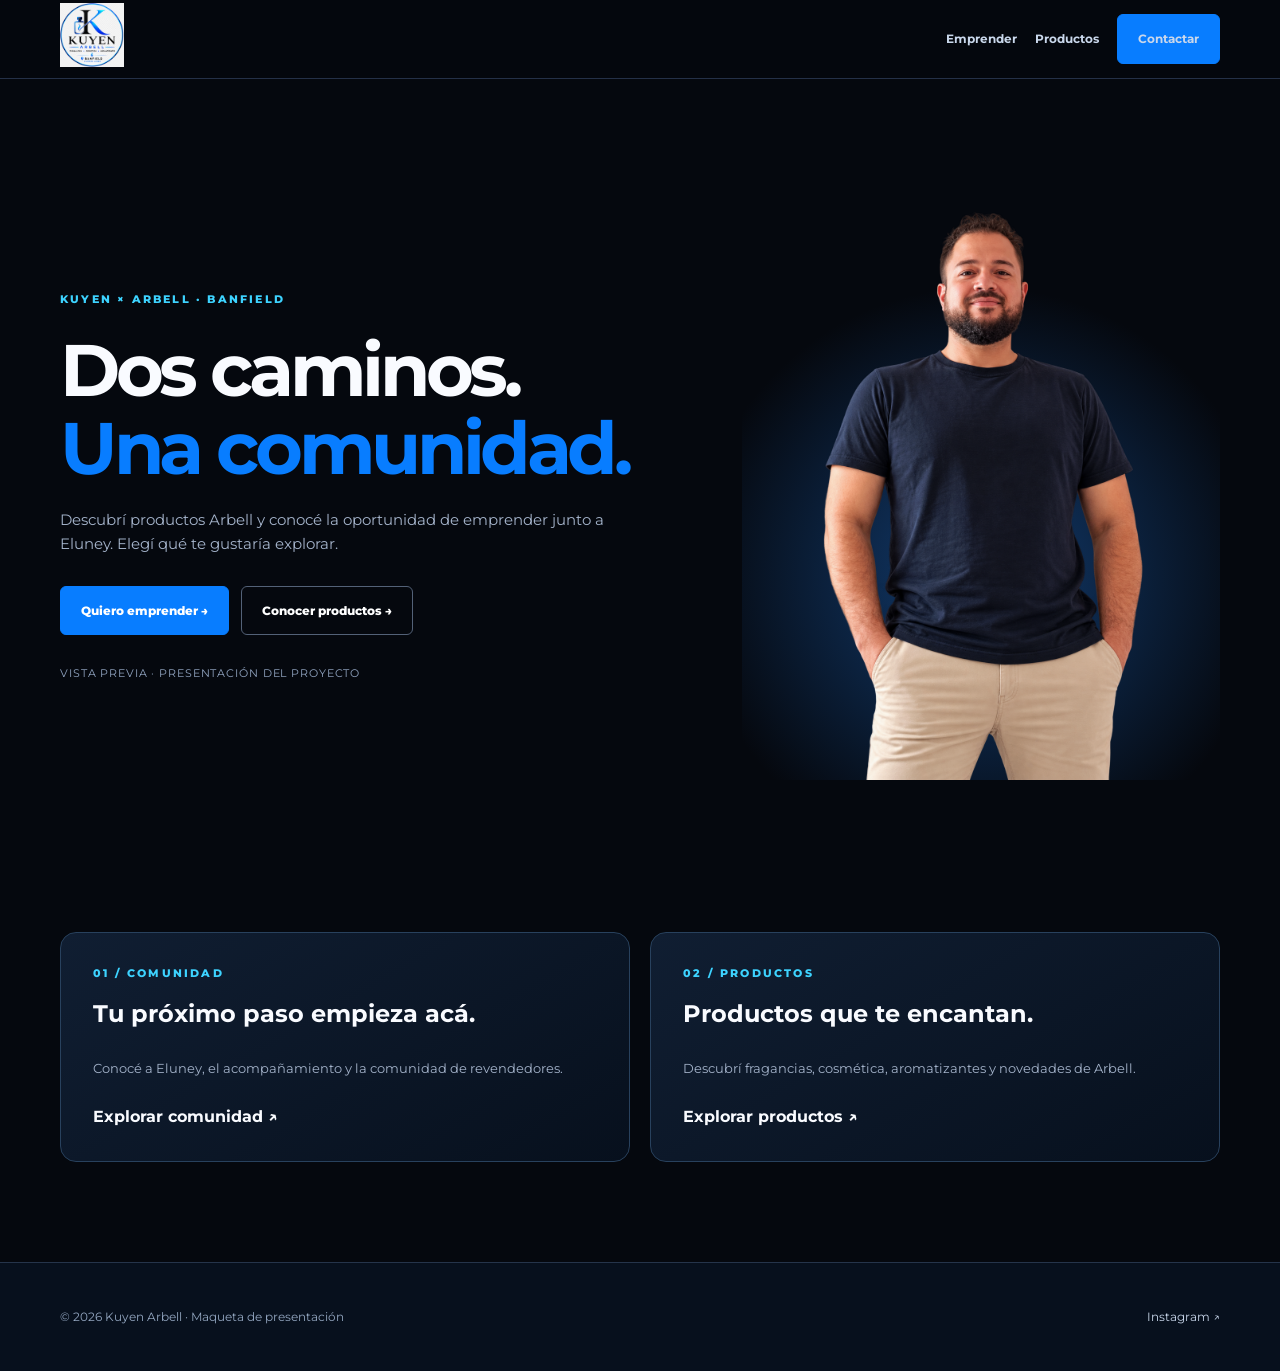
<file: kuyen-maqueta/index.html>
<!doctype html><html lang="es"><head><meta charset="utf-8"><meta name="viewport" content="width=device-width,initial-scale=1"><meta name="description" content="Kuyen Arbell: productos y comunidad. Maqueta de presentación."><title>Kuyen Arbell | Bienvenida</title><link rel="stylesheet" href="./css/main.css"></head><body>
<header class="header"><div class="container"><a href="./index.html" aria-label="Kuyen, inicio"><img class="logo" src="./assets/images/brand/logo-light.png" alt="Kuyen Arbell"></a><nav class="nav" aria-label="Navegación"><a href="./comunidad.html">Emprender</a><a href="./productos.html">Productos</a><a class="btn" data-whatsapp="general" href="#">Contactar</a></nav></div></header>
<main><section class="hero"><div class="container hero__grid"><div><span class="eyebrow">Kuyen × Arbell · Banfield</span><h1 class="display">Dos caminos.<br><span>Una comunidad.</span></h1><p class="lead">Descubrí productos Arbell y conocé la oportunidad de emprender junto a Eluney. Elegí qué te gustaría explorar.</p><div class="actions"><a class="btn" href="./comunidad.html">Quiero emprender →</a><a class="btn btn--outline" href="./productos.html">Conocer productos →</a></div><p class="caption" style="margin-top:30px">VISTA PREVIA · PRESENTACIÓN DEL PROYECTO</p></div><div class="portrait"><img src="./assets/images/eluney/eluney-hero.png" alt="Eluney, referente de Kuyen"></div></div></section><section class="section" style="padding-top:0"><div class="container choice-grid"><a class="intro-choice" href="./comunidad.html"><span class="eyebrow">01 / Comunidad</span><h2>Tu próximo paso empieza acá.</h2><p>Conocé a Eluney, el acompañamiento y la comunidad de revendedores.</p><strong>Explorar comunidad ↗</strong></a><a class="intro-choice" href="./productos.html"><span class="eyebrow">02 / Productos</span><h2>Productos que te encantan.</h2><p>Descubrí fragancias, cosmética, aromatizantes y novedades de Arbell.</p><strong>Explorar productos ↗</strong></a></div></section></main>
<footer class="footer"><div class="container"><p>© <span data-year>2026</span> Kuyen Arbell · Maqueta de presentación</p><a href="https://www.instagram.com/kuyen.arbell.banfield/" target="_blank" rel="noopener noreferrer">Instagram ↗</a></div></footer><script type="module" src="./js/main.js"></script></body></html>
</file>
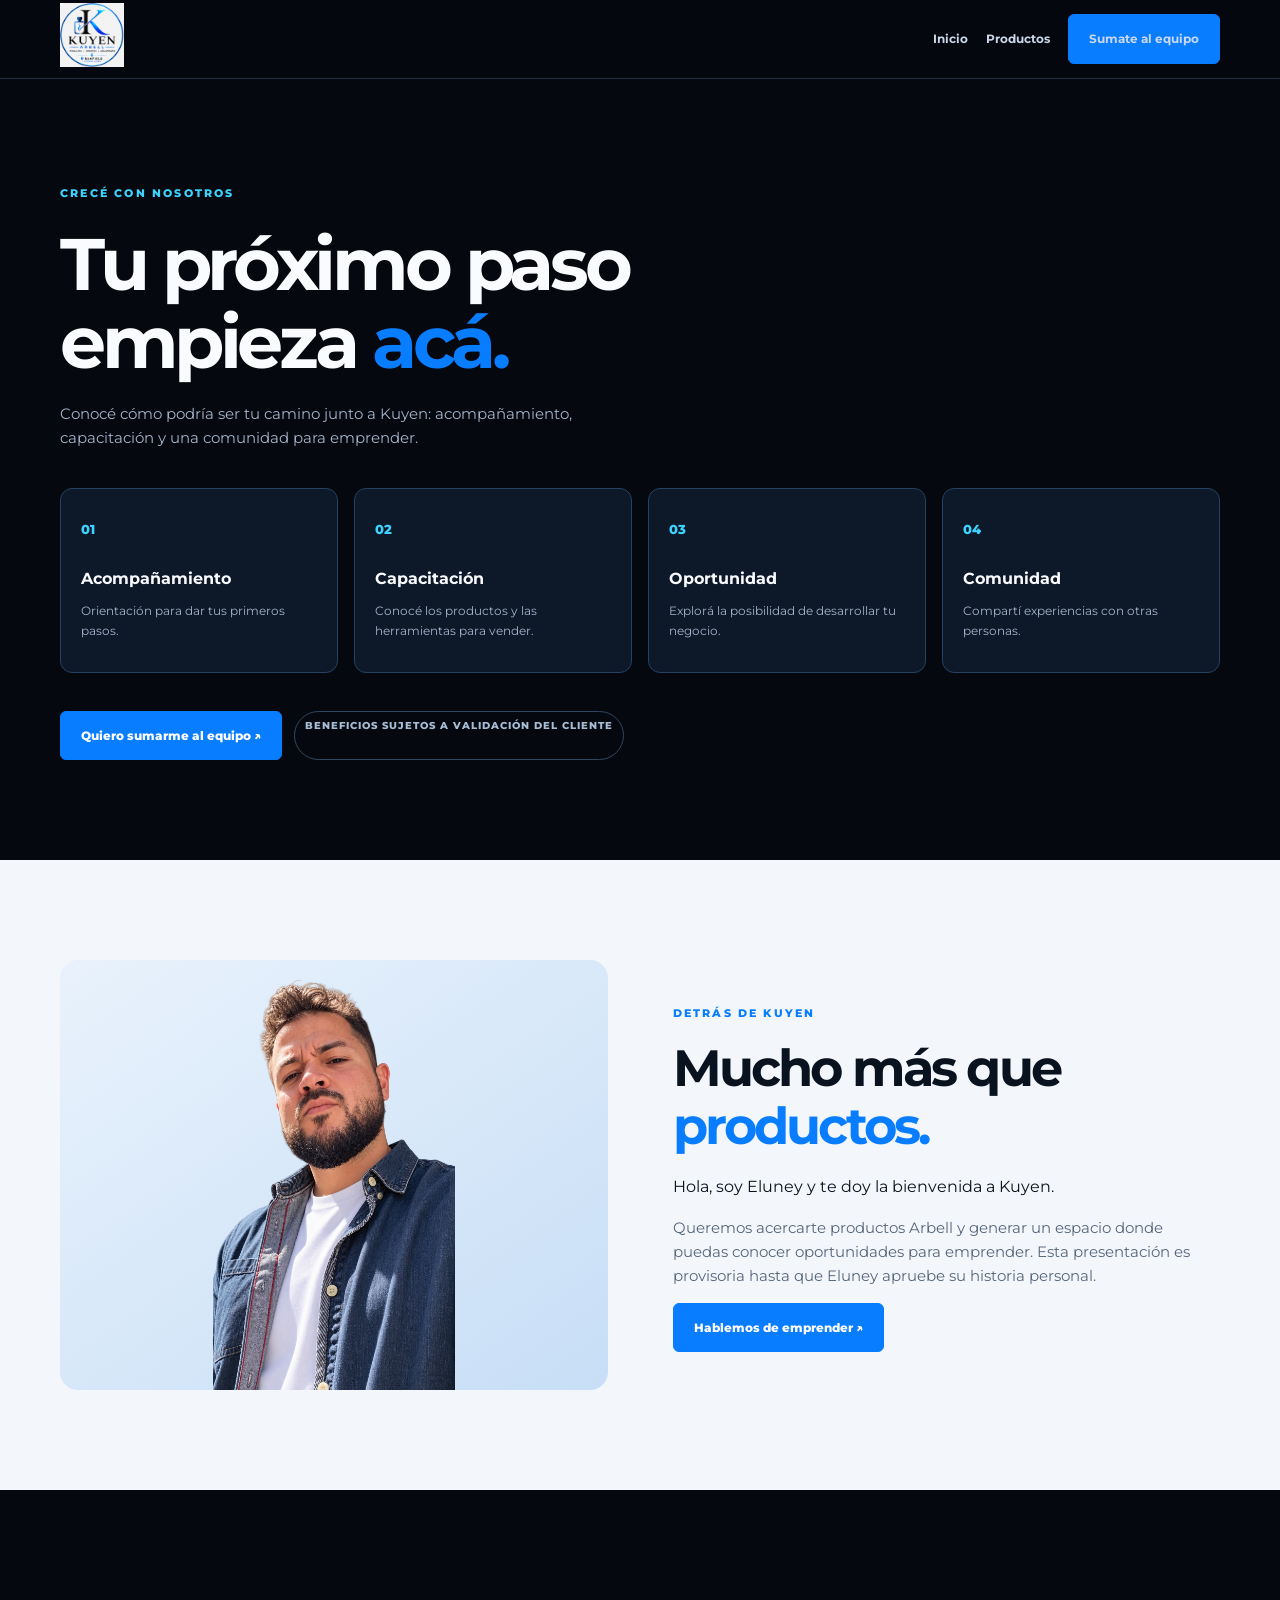
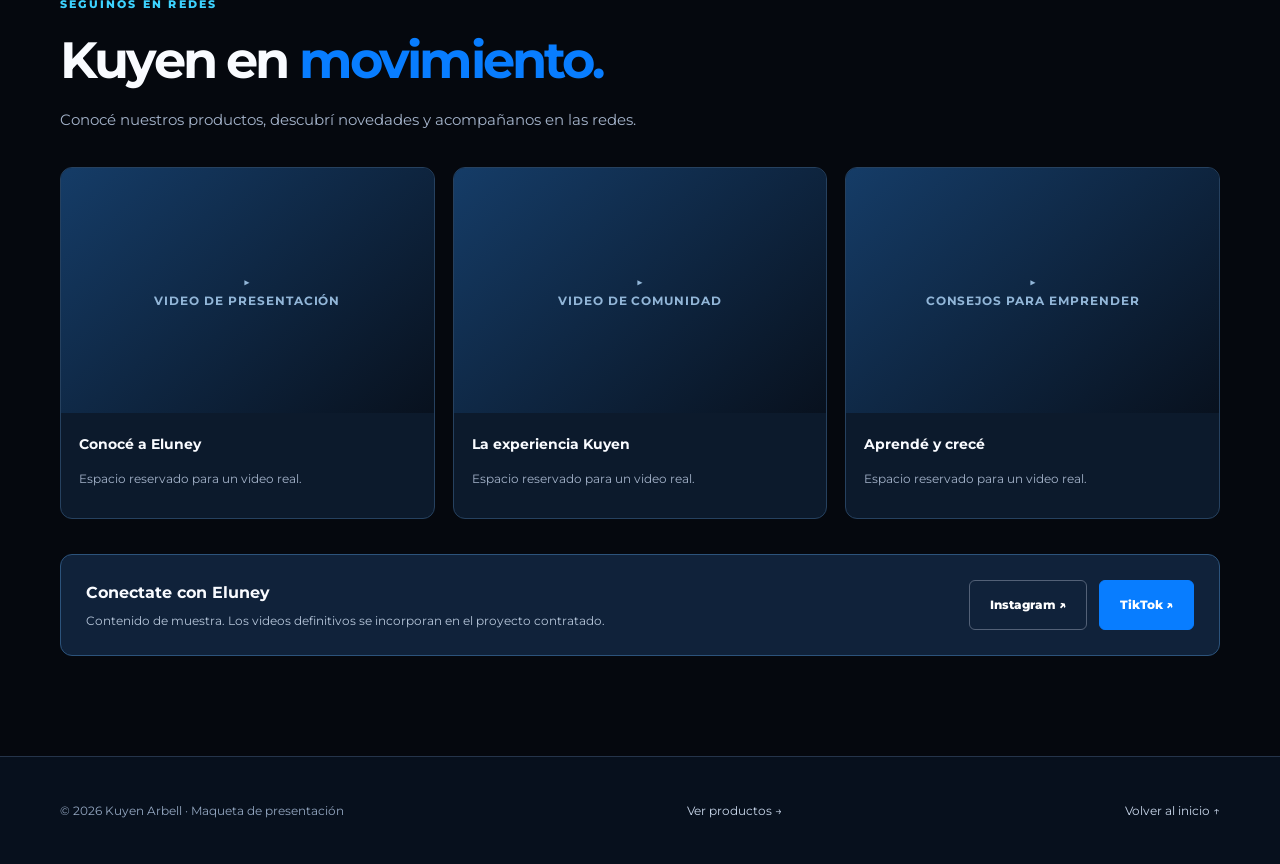
<file: kuyen-maqueta/comunidad.html>
<!doctype html><html lang="es"><head><meta charset="utf-8"><meta name="viewport" content="width=device-width,initial-scale=1"><meta name="description" content="Conocé a Eluney y la comunidad Kuyen Arbell. Maqueta de presentación."><title>Kuyen Arbell | Comunidad</title><link rel="stylesheet" href="./css/main.css"></head><body><header class="header"><div class="container"><a href="./index.html" aria-label="Volver al inicio"><img class="logo" src="./assets/images/brand/logo-light.png" alt="Kuyen Arbell"></a><nav class="nav"><a href="./index.html">Inicio</a><a href="./productos.html">Productos</a><a class="btn" data-whatsapp="team" href="#">Sumate al equipo</a></nav></div></header><main>
<section class="section"><div class="container"><span class="eyebrow">Crecé con nosotros</span><h1 class="display">Tu próximo paso<br>empieza <span>acá.</span></h1><p class="lead">Conocé cómo podría ser tu camino junto a Kuyen: acompañamiento, capacitación y una comunidad para emprender.</p><div class="cards"><article class="card"><small>01</small><h3>Acompañamiento</h3><p>Orientación para dar tus primeros pasos.</p></article><article class="card"><small>02</small><h3>Capacitación</h3><p>Conocé los productos y las herramientas para vender.</p></article><article class="card"><small>03</small><h3>Oportunidad</h3><p>Explorá la posibilidad de desarrollar tu negocio.</p></article><article class="card"><small>04</small><h3>Comunidad</h3><p>Compartí experiencias con otras personas.</p></article></div><div class="cta-bar"><a class="btn" data-whatsapp="team" href="#">Quiero sumarme al equipo ↗</a><span class="demo">BENEFICIOS SUJETOS A VALIDACIÓN DEL CLIENTE</span></div></div></section>
<section class="section section--light"><div class="container split"><div class="photo-panel"><img src="./assets/images/eluney/eluney-about.png" alt="Fotografía de Eluney"></div><div><span class="eyebrow">Detrás de Kuyen</span><h2 class="heading">Mucho más que <span>productos.</span></h2><p>Hola, soy Eluney y te doy la bienvenida a Kuyen.</p><p class="lead">Queremos acercarte productos Arbell y generar un espacio donde puedas conocer oportunidades para emprender. Esta presentación es provisoria hasta que Eluney apruebe su historia personal.</p><a class="btn" data-whatsapp="team" href="#">Hablemos de emprender ↗</a></div></div></section>
<section class="section"><div class="container"><span class="eyebrow">Seguinos en redes</span><h2 class="heading">Kuyen en <span>movimiento.</span></h2><p class="lead">Conocé nuestros productos, descubrí novedades y acompañanos en las redes.</p><div class="video-grid"><article class="video"><div class="video__preview">▶<br> VIDEO DE PRESENTACIÓN</div><div class="video__info"><strong>Conocé a Eluney</strong><p>Espacio reservado para un video real.</p></div></article><article class="video"><div class="video__preview">▶<br> VIDEO DE COMUNIDAD</div><div class="video__info"><strong>La experiencia Kuyen</strong><p>Espacio reservado para un video real.</p></div></article><article class="video"><div class="video__preview">▶<br> CONSEJOS PARA EMPRENDER</div><div class="video__info"><strong>Aprendé y crecé</strong><p>Espacio reservado para un video real.</p></div></article></div><div class="notice"><div><strong>Conectate con Eluney</strong><p>Contenido de muestra. Los videos definitivos se incorporan en el proyecto contratado.</p></div><div class="actions" style="margin:0"><a class="btn btn--outline" href="https://www.instagram.com/kuyen.arbell.banfield/" target="_blank" rel="noopener noreferrer">Instagram ↗</a><a class="btn" href="https://www.tiktok.com/@eluneyrodscor" target="_blank" rel="noopener noreferrer">TikTok ↗</a></div></div></div></section></main><footer class="footer"><div class="container"><p>© <span data-year>2026</span> Kuyen Arbell · Maqueta de presentación</p><a href="./productos.html">Ver productos →</a><a href="./index.html">Volver al inicio ↑</a></div></footer><script type="module" src="./js/main.js"></script></body></html>
</file>
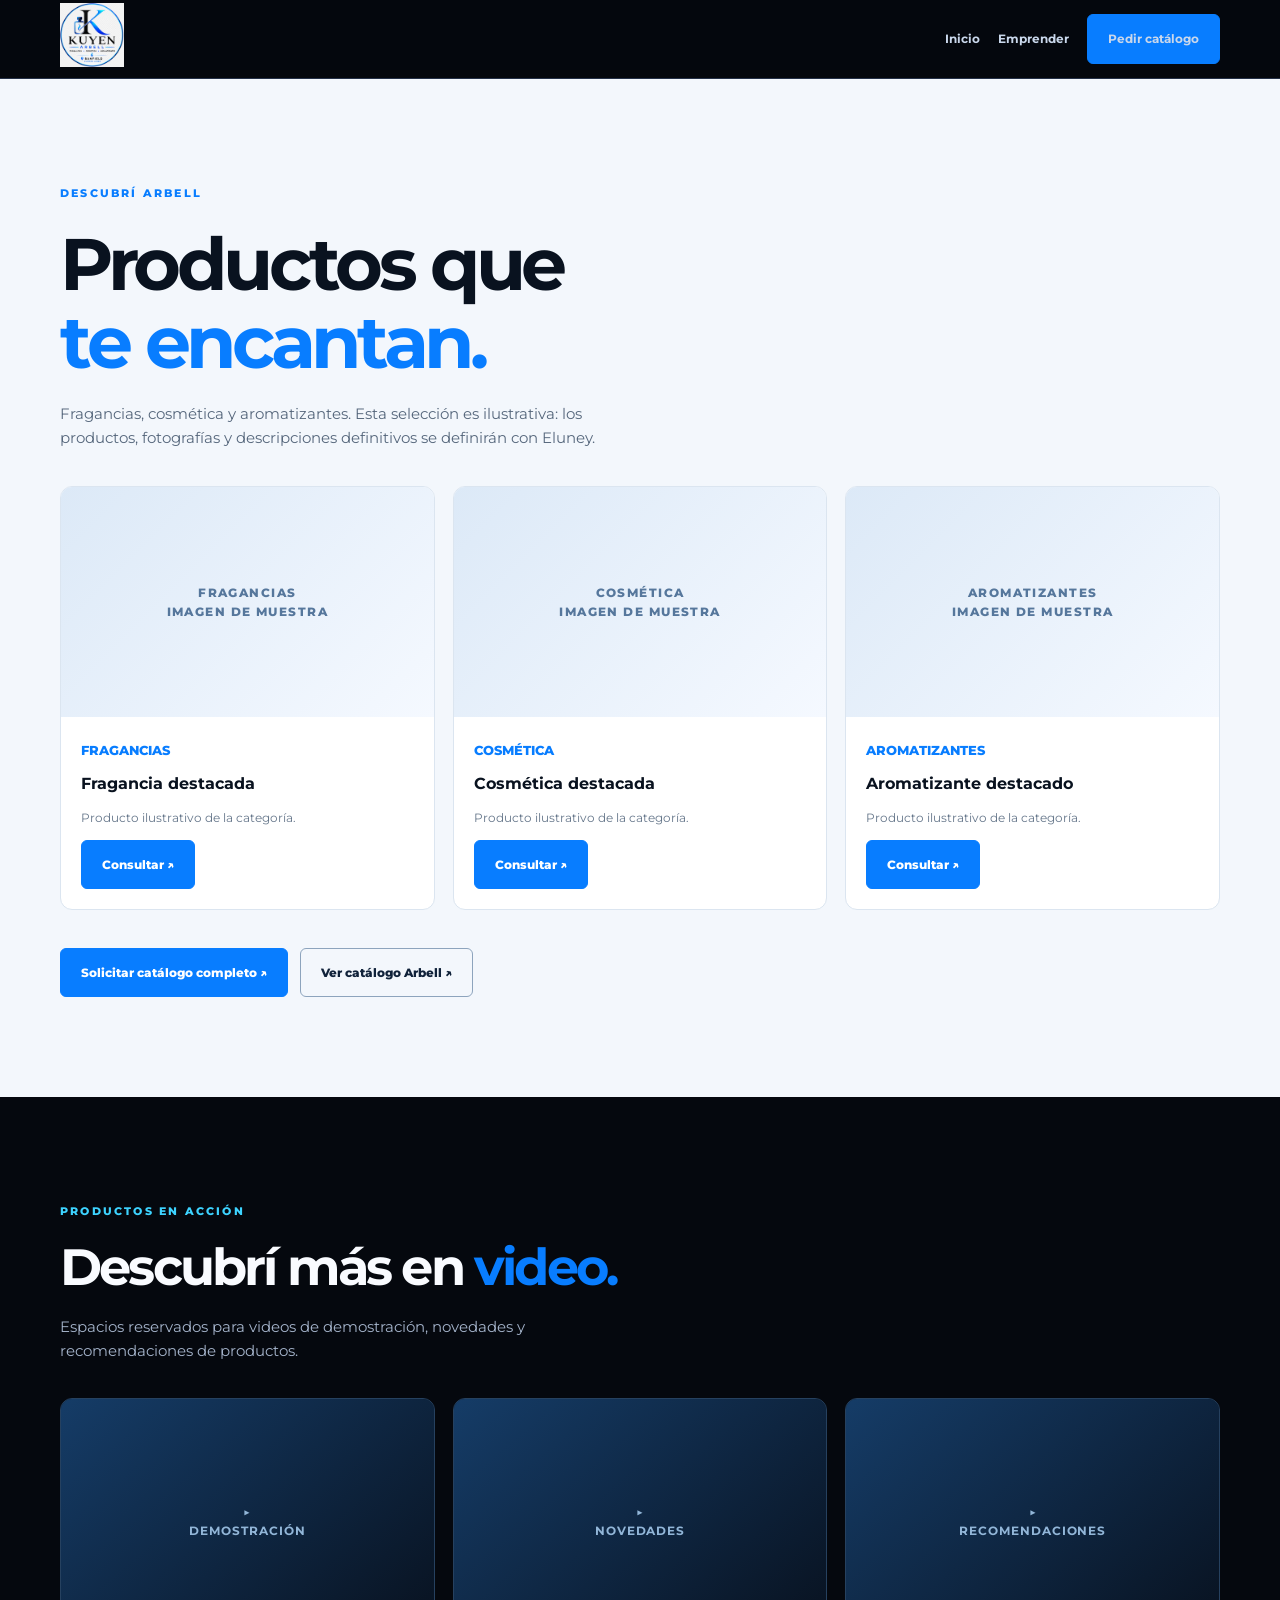
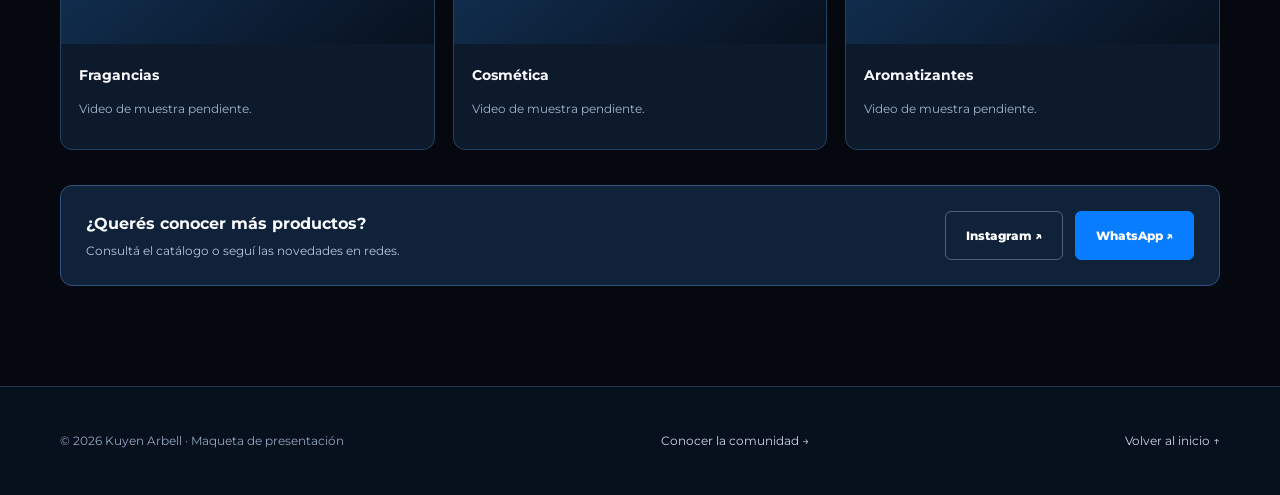
<file: kuyen-maqueta/productos.html>
<!doctype html><html lang="es"><head><meta charset="utf-8"><meta name="viewport" content="width=device-width,initial-scale=1"><meta name="description" content="Descubrí productos Arbell con Kuyen. Maqueta de presentación."><title>Kuyen Arbell | Productos</title><link rel="stylesheet" href="./css/main.css"></head><body><header class="header"><div class="container"><a href="./index.html" aria-label="Volver al inicio"><img class="logo" src="./assets/images/brand/logo-light.png" alt="Kuyen Arbell"></a><nav class="nav"><a href="./index.html">Inicio</a><a href="./comunidad.html">Emprender</a><a class="btn" data-whatsapp="products" href="#">Pedir catálogo</a></nav></div></header><main><section class="section section--light"><div class="container"><span class="eyebrow">Descubrí Arbell</span><h1 class="display">Productos que<br><span>te encantan.</span></h1><p class="lead">Fragancias, cosmética y aromatizantes. Esta selección es ilustrativa: los productos, fotografías y descripciones definitivos se definirán con Eluney.</p><div class="product-grid"><article class="product"><div class="product__preview">FRAGANCIAS<br>IMAGEN DE MUESTRA</div><div class="product__info"><small>FRAGANCIAS</small><h3>Fragancia destacada</h3><p>Producto ilustrativo de la categoría.</p><a class="btn" data-whatsapp="products" href="#">Consultar ↗</a></div></article><article class="product"><div class="product__preview">COSMÉTICA<br>IMAGEN DE MUESTRA</div><div class="product__info"><small>COSMÉTICA</small><h3>Cosmética destacada</h3><p>Producto ilustrativo de la categoría.</p><a class="btn" data-whatsapp="products" href="#">Consultar ↗</a></div></article><article class="product"><div class="product__preview">AROMATIZANTES<br>IMAGEN DE MUESTRA</div><div class="product__info"><small>AROMATIZANTES</small><h3>Aromatizante destacado</h3><p>Producto ilustrativo de la categoría.</p><a class="btn" data-whatsapp="products" href="#">Consultar ↗</a></div></article></div><div class="cta-bar"><a class="btn" data-whatsapp="products" href="#">Solicitar catálogo completo ↗</a><a class="btn btn--outline" href="https://catalogo.arbell.com.ar/cat-52026/" target="_blank" rel="noopener noreferrer">Ver catálogo Arbell ↗</a></div></div></section><section class="section"><div class="container"><span class="eyebrow">Productos en acción</span><h2 class="heading">Descubrí más en <span>video.</span></h2><p class="lead">Espacios reservados para videos de demostración, novedades y recomendaciones de productos.</p><div class="video-grid"><article class="video"><div class="video__preview">▶<br> DEMOSTRACIÓN</div><div class="video__info"><strong>Fragancias</strong><p>Video de muestra pendiente.</p></div></article><article class="video"><div class="video__preview">▶<br> NOVEDADES</div><div class="video__info"><strong>Cosmética</strong><p>Video de muestra pendiente.</p></div></article><article class="video"><div class="video__preview">▶<br> RECOMENDACIONES</div><div class="video__info"><strong>Aromatizantes</strong><p>Video de muestra pendiente.</p></div></article></div><div class="notice"><div><strong>¿Querés conocer más productos?</strong><p>Consultá el catálogo o seguí las novedades en redes.</p></div><div class="actions" style="margin:0"><a class="btn btn--outline" href="https://www.instagram.com/kuyen.arbell.banfield/" target="_blank" rel="noopener noreferrer">Instagram ↗</a><a class="btn" data-whatsapp="products" href="#">WhatsApp ↗</a></div></div></div></section></main><footer class="footer"><div class="container"><p>© <span data-year>2026</span> Kuyen Arbell · Maqueta de presentación</p><a href="./comunidad.html">Conocer la comunidad →</a><a href="./index.html">Volver al inicio ↑</a></div></footer><script type="module" src="./js/main.js"></script></body></html>
</file>
<file: kuyen-maqueta/css/main.css>
/* KUYEN | Maqueta comercial. Estilos globales y pantallas independientes. */
@import url('https://fonts.googleapis.com/css2?family=Montserrat:wght@400;500;600;700;800;900&display=swap');
:root{--bg:#05080e;--panel:#0d1829;--blue:#087dff;--cyan:#3dd3ff;--text:#f9fbff;--muted:#a4b3ca;--light:#f3f7fc;--ink:#09121f}*{box-sizing:border-box}html{scroll-behavior:smooth}body{margin:0;font-family:Montserrat,Arial,sans-serif;background:var(--bg);color:var(--text);line-height:1.6}a{color:inherit;text-decoration:none}button{font:inherit}img{max-width:100%}.container{width:min(1160px,calc(100% - 44px));margin:auto}.header{border-bottom:1px solid #243047;background:#05080eea;position:sticky;top:0;z-index:10;backdrop-filter:blur(16px)}.header .container{display:flex;justify-content:space-between;align-items:center;gap:18px;min-height:78px}.logo{width:64px;height:64px;object-fit:contain}.nav{display:flex;align-items:center;gap:18px;flex-wrap:wrap}.nav a{font-size:12px;font-weight:700;color:#c9d7eb}.nav a:hover{color:var(--cyan)}.btn{display:inline-flex;align-items:center;justify-content:center;gap:8px;padding:14px 20px;background:var(--blue);border:1px solid var(--blue);border-radius:6px;font-weight:800;font-size:12px;text-align:center;color:white;cursor:pointer;transition:transform .2s,background .2s}.btn:hover{transform:translateY(-2px);background:#0069df}.btn--outline{background:transparent;border-color:#536177}.btn--outline:hover{background:#142237}.btn--light{background:#fff;color:#062247;border-color:#fff}.eyebrow{font-size:11px;font-weight:800;letter-spacing:.2em;color:var(--cyan);text-transform:uppercase}.display{font-size:clamp(2.5rem,5.7vw,5.7rem);line-height:1.08;letter-spacing:-.06em;margin:20px 0}.display span,.heading span{color:var(--blue)}.lead{max-width:590px;color:var(--muted);font-size:15px}.actions{display:flex;flex-wrap:wrap;gap:12px;margin-top:30px}.hero{min-height:calc(100svh - 79px);display:grid;align-items:center;padding:58px 0}.hero__grid{display:grid;grid-template-columns:1.15fr .85fr;align-items:center;gap:36px}.portrait{position:relative;min-height:460px;display:flex;align-items:end;justify-content:center;background:radial-gradient(circle at 50% 65%,#123d72 0,transparent 65%);overflow:hidden}.portrait img{max-height:580px;width:100%;object-fit:contain;object-position:bottom}.caption{color:#91a4c0;font-size:11px;letter-spacing:.08em}.section{padding:100px 0}.section--light{background:var(--light);color:var(--ink)}.section--light .lead{color:#56677c}.heading{font-size:clamp(2.2rem,4vw,4.4rem);line-height:1.12;letter-spacing:-.055em;margin:15px 0 20px}.cards{display:grid;grid-template-columns:repeat(4,minmax(0,1fr));gap:16px;margin-top:38px}.card{padding:27px 20px;border:1px solid #254263;background:var(--panel);border-radius:12px;min-height:185px}.card small{color:var(--cyan);font-weight:800}.card h3{font-size:16px;margin:24px 0 10px}.card p{color:var(--muted);font-size:12px;margin:0}.split{display:grid;grid-template-columns:1fr 1fr;gap:65px;align-items:center}.photo-panel{min-height:420px;background:linear-gradient(145deg,#e9f2fc,#c7def6);border-radius:18px;display:flex;align-items:end;justify-content:center;overflow:hidden}.photo-panel img{height:430px;object-fit:contain;object-position:bottom}.section--light .eyebrow{color:var(--blue)}.section--light .card{background:white;border-color:#d8e3ef}.section--light .card small{color:var(--blue)}.section--light .card p{color:#66778a}.video-grid{display:grid;grid-template-columns:repeat(3,minmax(0,1fr));gap:18px;margin-top:35px}.video{background:#0c1a2c;border:1px solid #26415f;border-radius:12px;overflow:hidden}.video__preview{height:245px;background:linear-gradient(140deg,#153c67,#08111e);display:flex;align-items:center;justify-content:center;color:#92b6d8;font-size:12px;font-weight:700;letter-spacing:.08em;text-align:center;padding:20px}.video__info{padding:18px}.video__info strong{font-size:14px}.video__info p{font-size:12px;color:var(--muted)}.product-grid{display:grid;grid-template-columns:repeat(3,minmax(0,1fr));gap:18px;margin-top:36px}.product{background:white;border:1px solid #dbe5f0;border-radius:12px;overflow:hidden}.product__preview{height:230px;background:linear-gradient(135deg,#dce9f7,#f5f9ff);display:flex;align-items:center;justify-content:center;color:#56779c;font-size:12px;font-weight:800;letter-spacing:.12em;text-align:center;padding:18px}.product__info{padding:20px}.product__info small{font-weight:800;color:var(--blue)}.product__info h3{margin:8px 0;font-size:16px}.product__info p{color:#65768a;font-size:12px}.notice{border:1px solid #2c537b;border-radius:12px;background:#10223a;padding:25px;margin-top:35px;display:flex;align-items:center;justify-content:space-between;gap:20px}.notice p{margin:5px 0 0;font-size:12px;color:#b6c6da}.footer{padding:32px 0;background:#07101d;border-top:1px solid #25344a}.footer .container{display:flex;align-items:center;justify-content:space-between;gap:15px;flex-wrap:wrap}.footer p{font-size:12px;color:#93a6c0}.footer a{font-size:12px;color:#c9d7eb}.demo{font-size:10px;font-weight:800;letter-spacing:.1em;color:#a7bdd6;border:1px solid #304762;border-radius:30px;padding:6px 10px}.section--light .demo{color:#526a85;border-color:#b7cce1}.intro-choice{padding:32px;border:1px solid #28415d;border-radius:16px;background:linear-gradient(150deg,#101e32,#07101d);display:flex;flex-direction:column;gap:12px}.intro-choice h2{margin:0;font-size:24px}.intro-choice p{font-size:13px;color:var(--muted);flex:1}.choice-grid{display:grid;grid-template-columns:1fr 1fr;gap:20px;margin-top:32px}.divider{height:1px;background:#29405d;margin:38px 0}.cta-bar{margin-top:38px;display:flex;gap:12px;flex-wrap:wrap}.section--light .btn--outline{color:#10223a;border-color:#8da4bd}.section--light .btn--outline:hover{background:#e3edf7}a:focus-visible,button:focus-visible{outline:3px solid var(--cyan);outline-offset:4px}@media(max-width:850px){.hero__grid,.split{grid-template-columns:1fr}.portrait{min-height:340px}.portrait img{max-height:420px}.cards{grid-template-columns:repeat(2,minmax(0,1fr))}.product-grid{grid-template-columns:repeat(2,minmax(0,1fr))}.nav{gap:10px}.section{padding:70px 0}}@media(max-width:550px){.header .container{min-height:70px}.logo{width:49px;height:49px}.nav a{font-size:10px}.nav .btn{padding:10px;font-size:10px}.hero{padding:35px 0}.cards,.video-grid,.product-grid,.choice-grid{grid-template-columns:1fr}.photo-panel{min-height:330px}.photo-panel img{height:330px}.notice{flex-direction:column;align-items:start}.display{font-size:clamp(2.3rem,10vw,3.4rem)}}@media(prefers-reduced-motion:reduce){html{scroll-behavior:auto}.btn{transition:none}}
</file>
